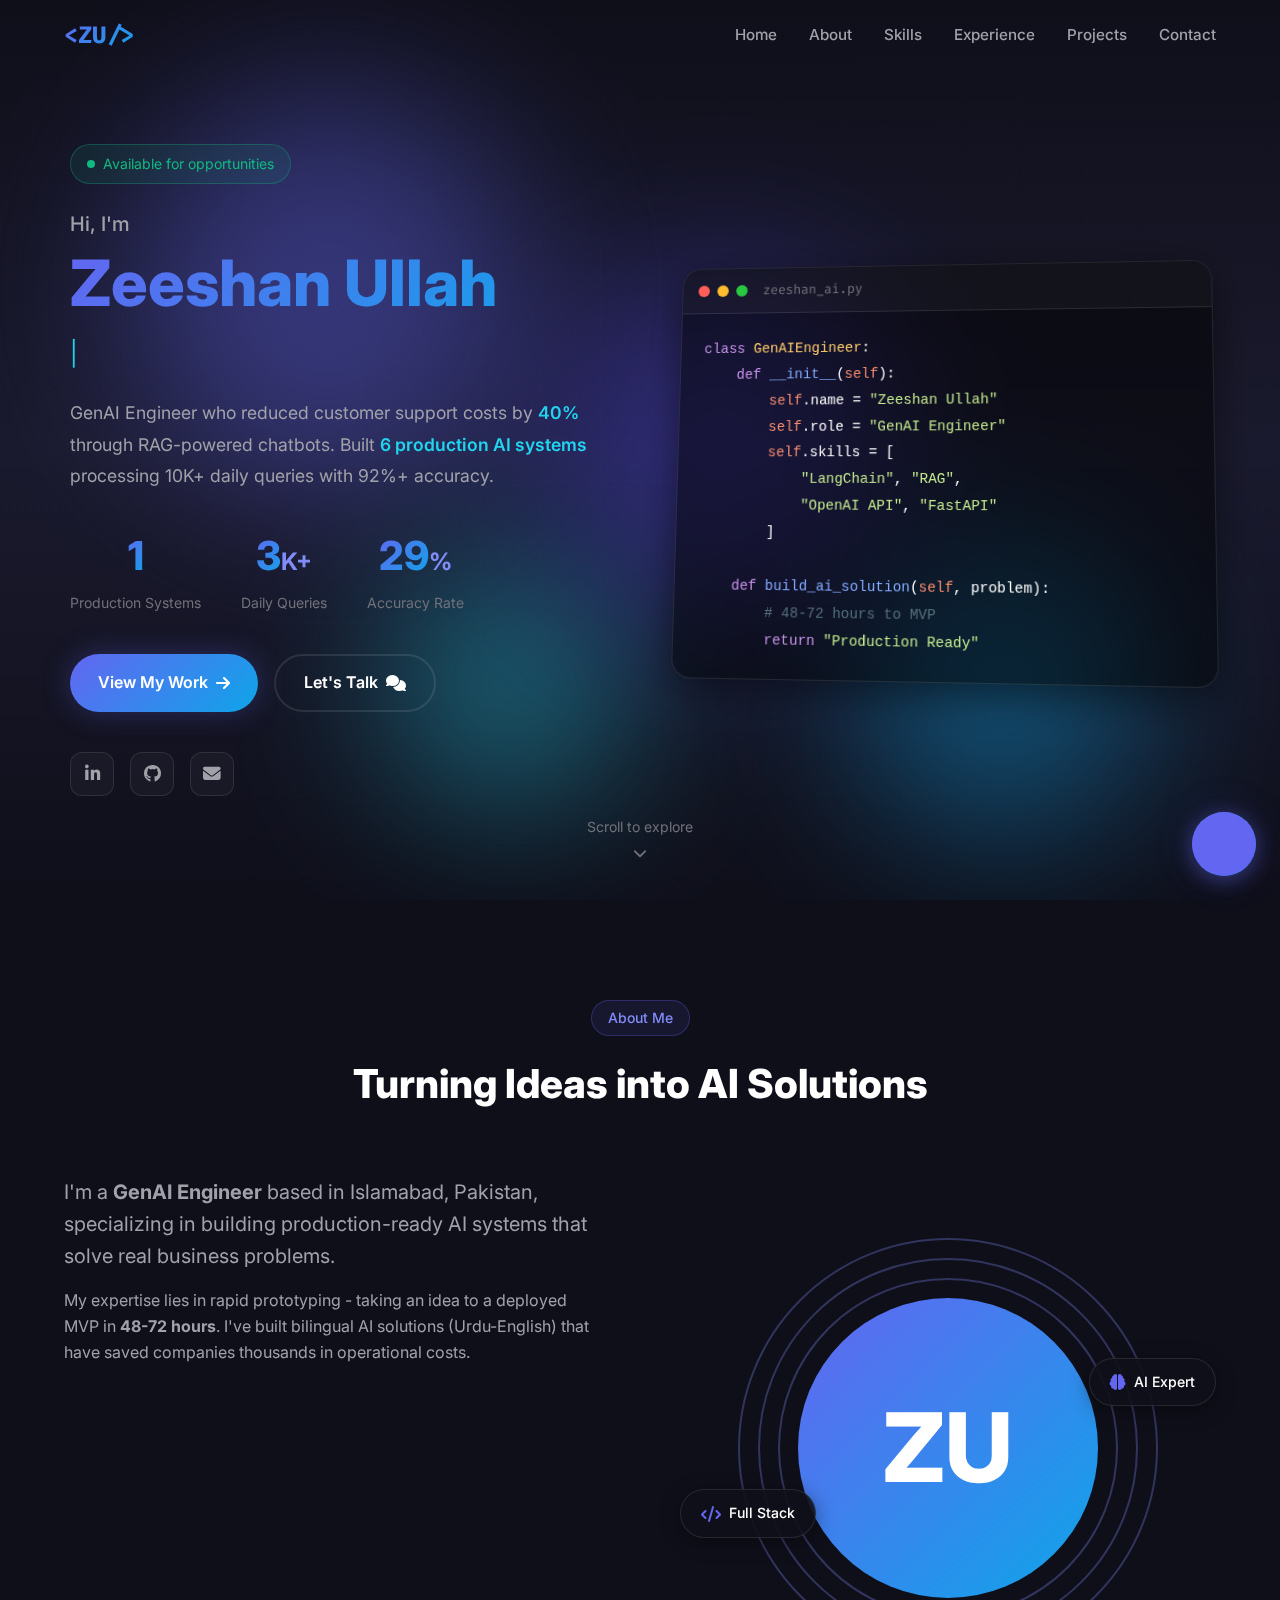
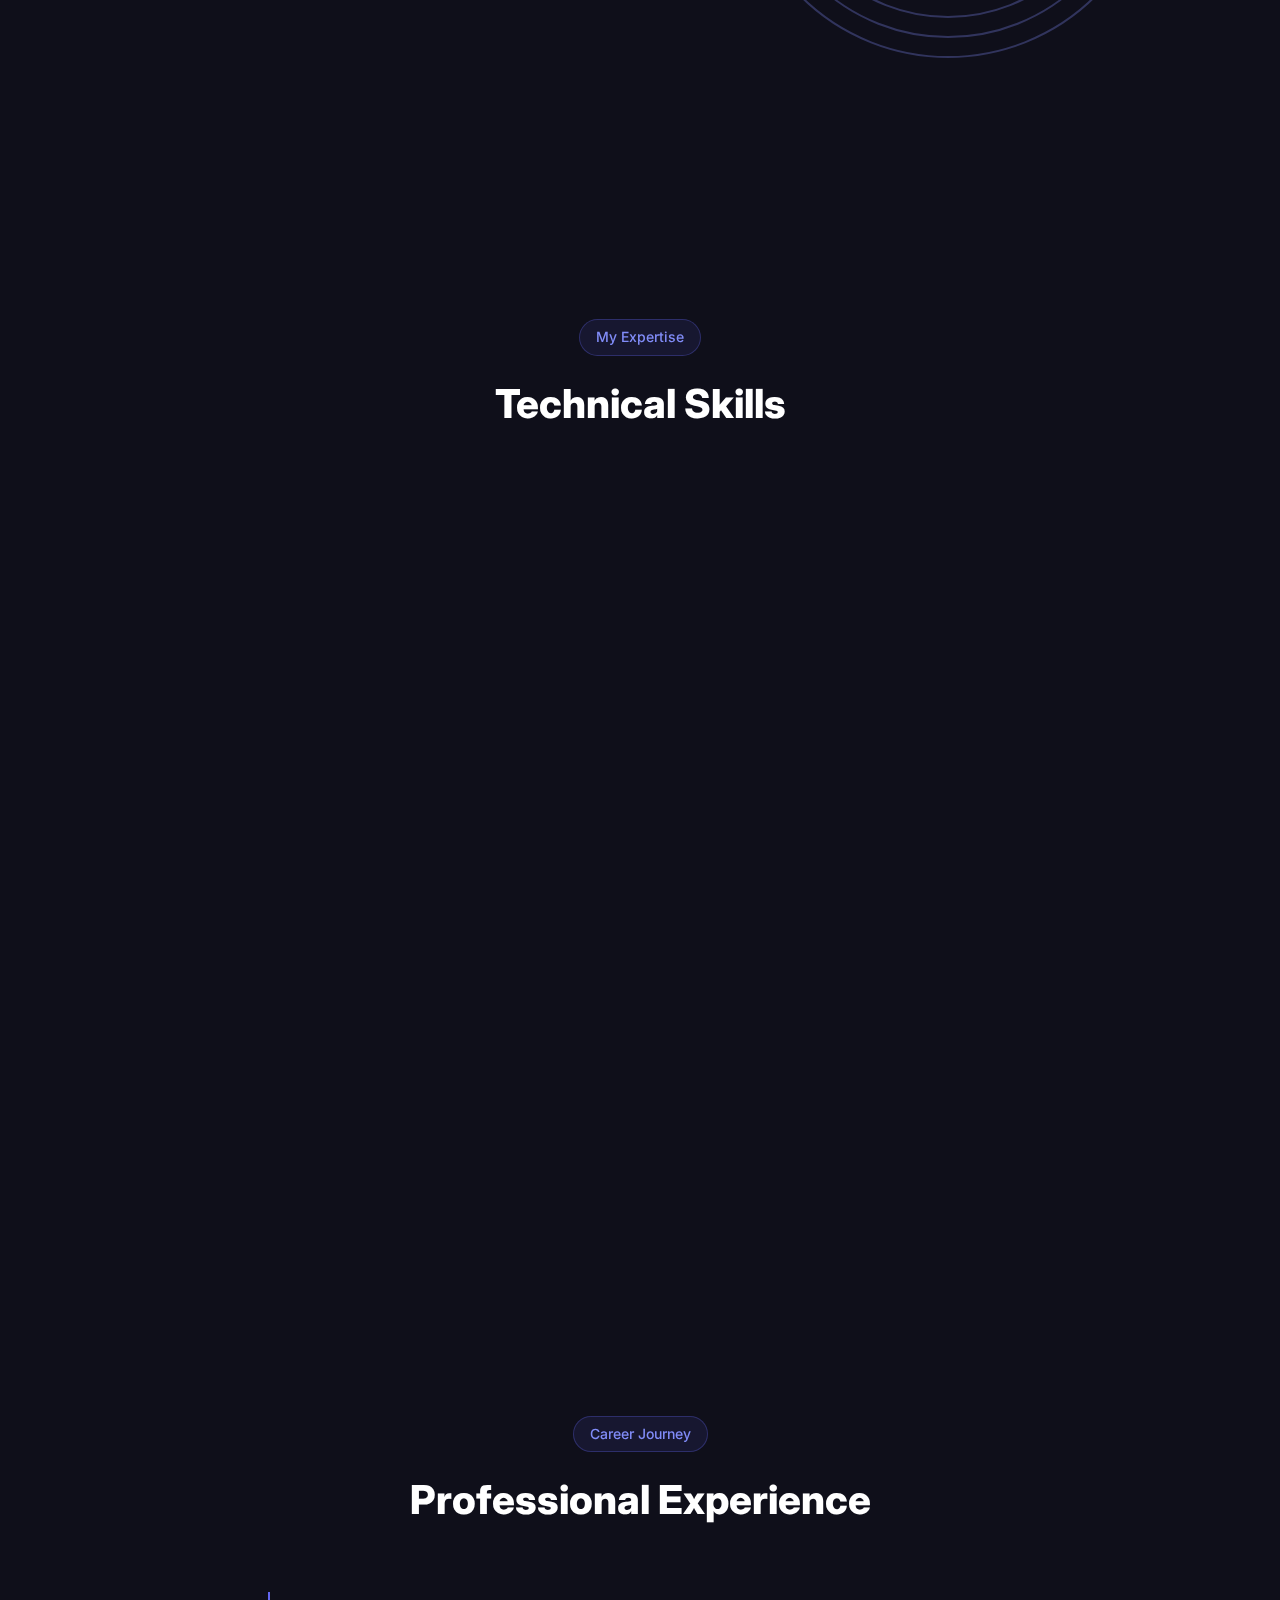
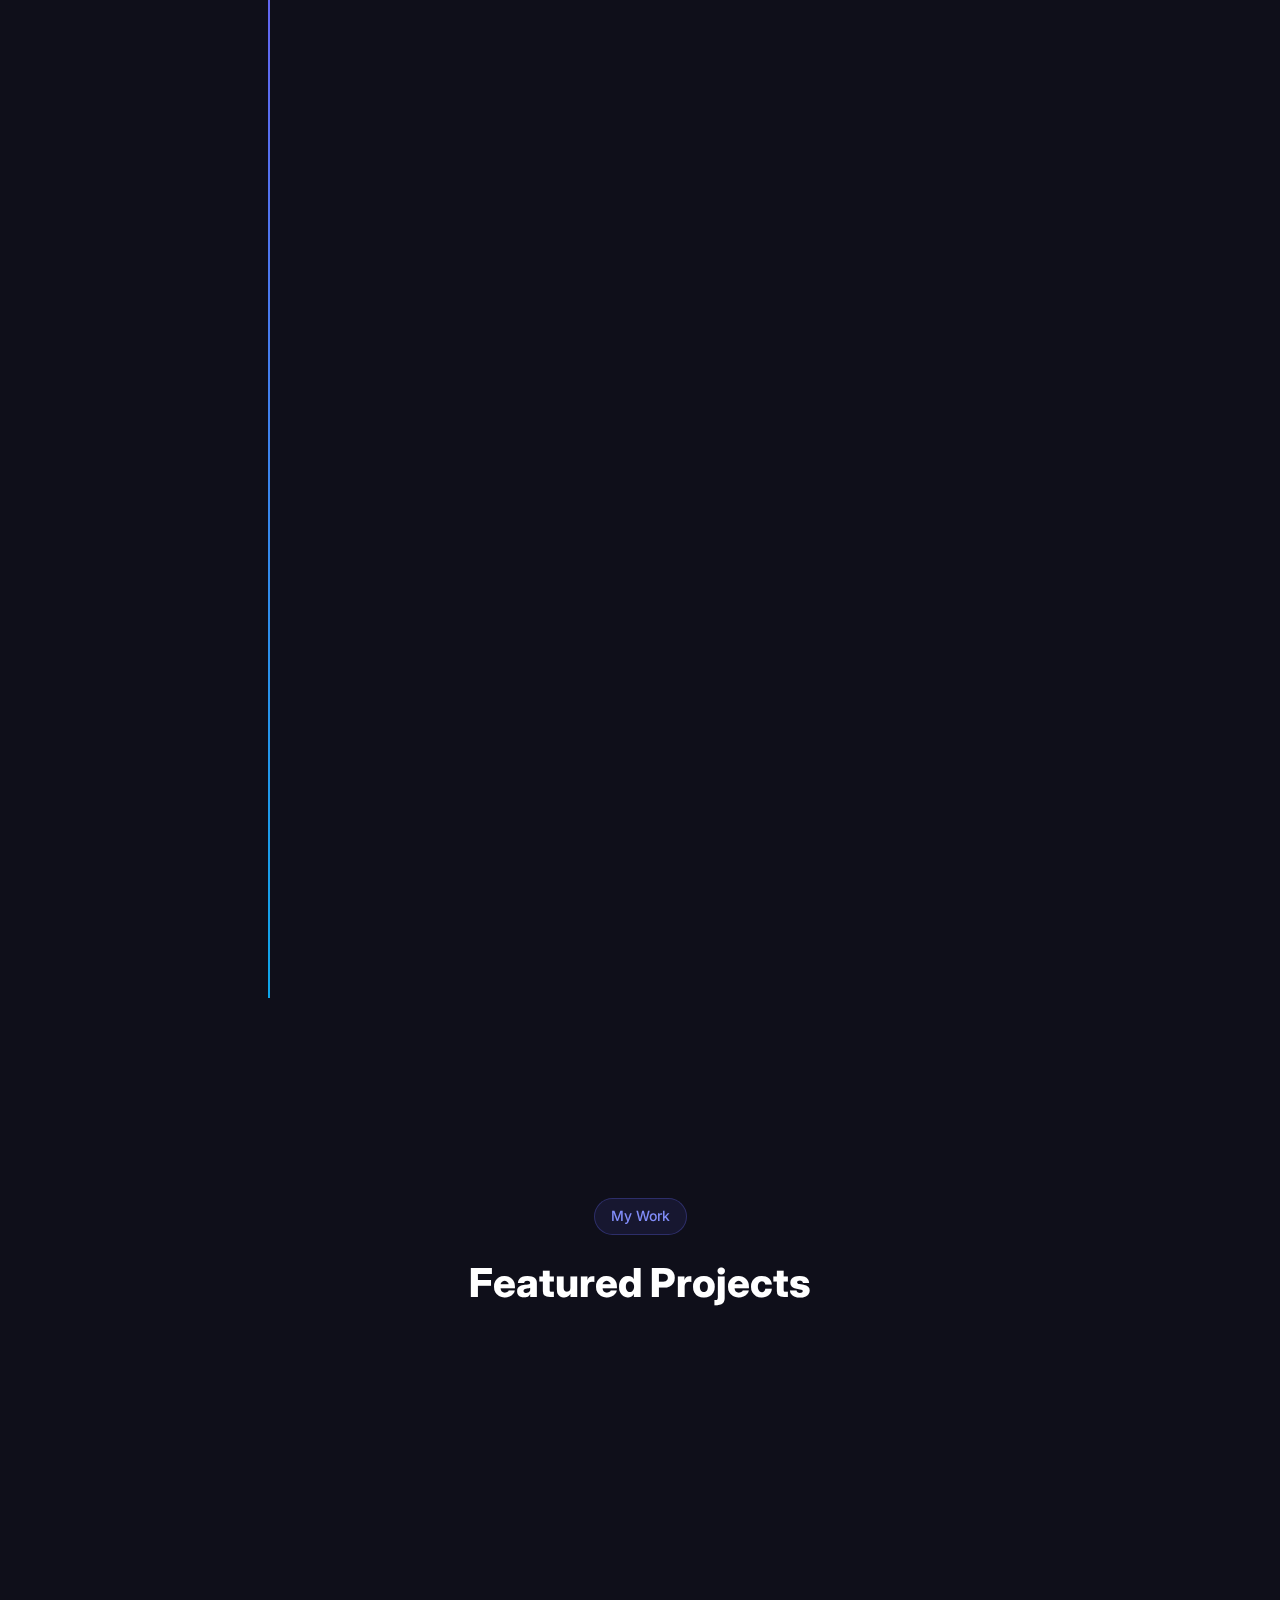
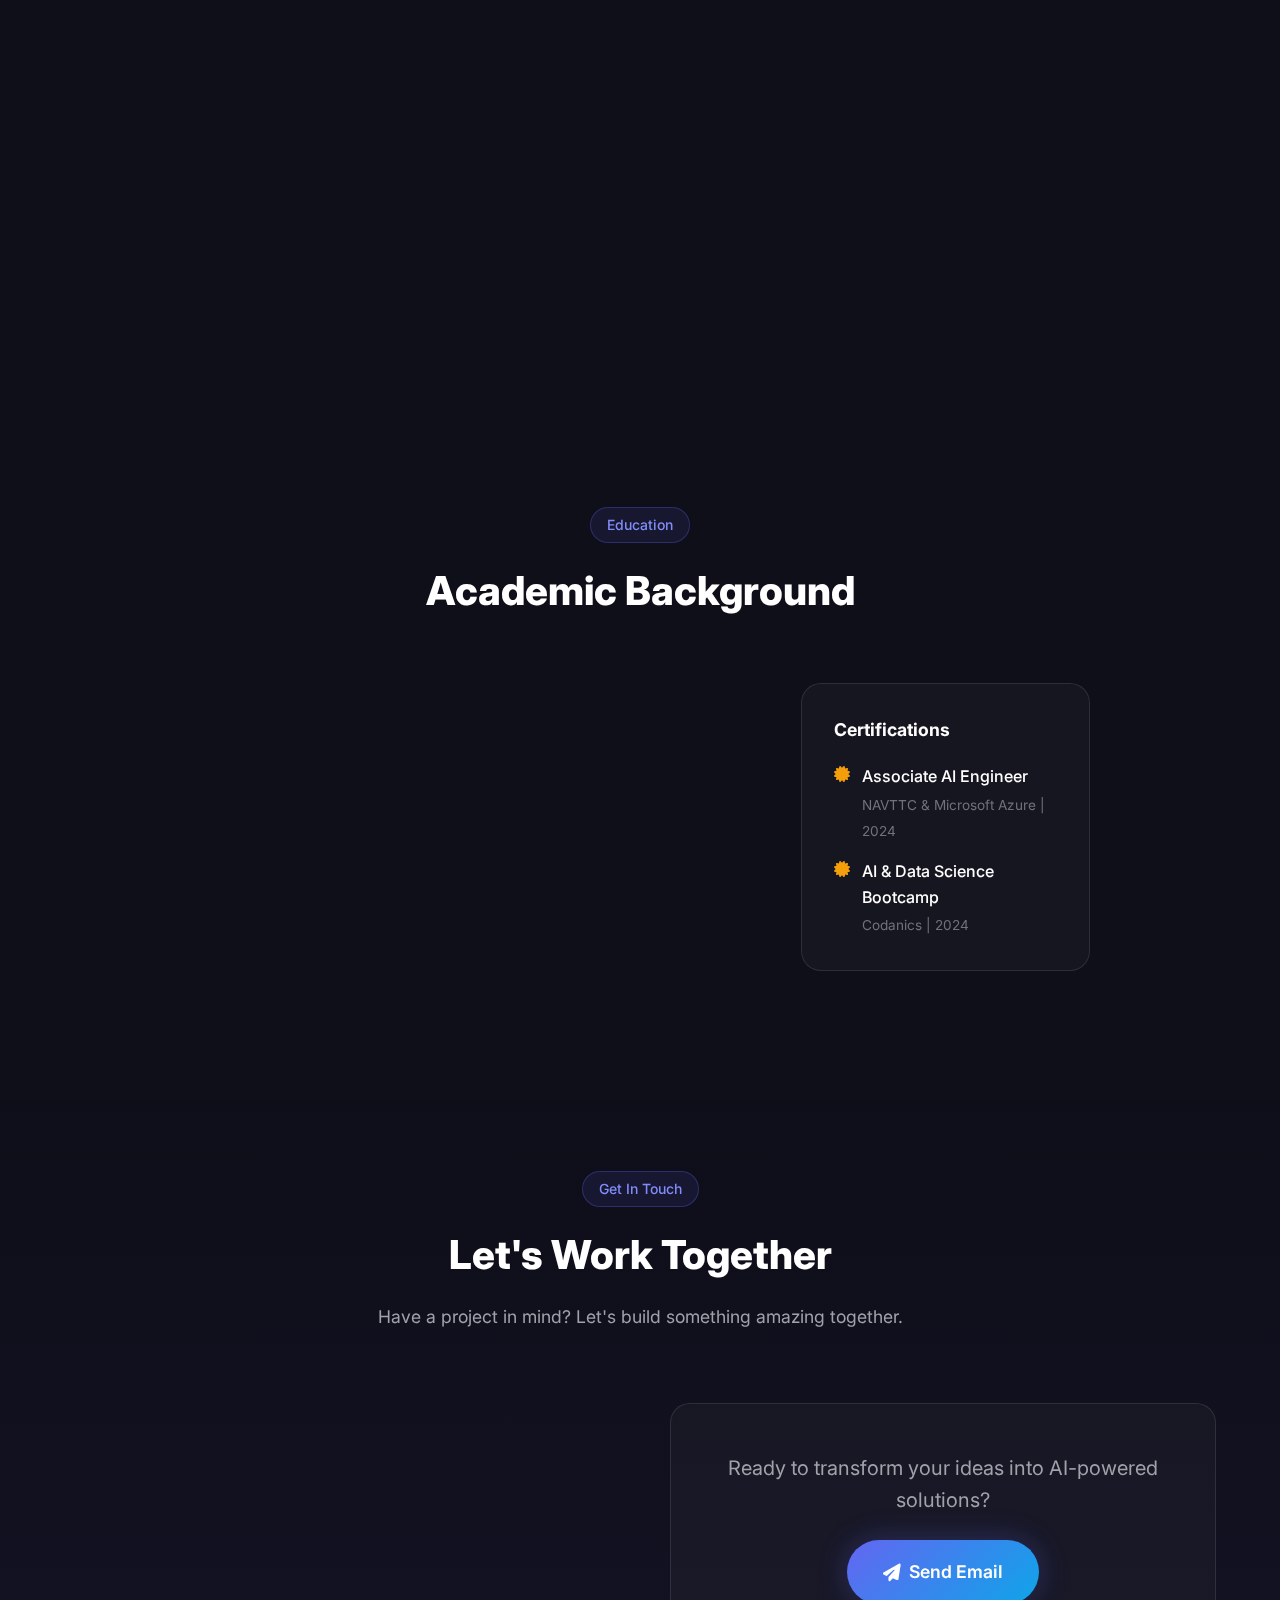
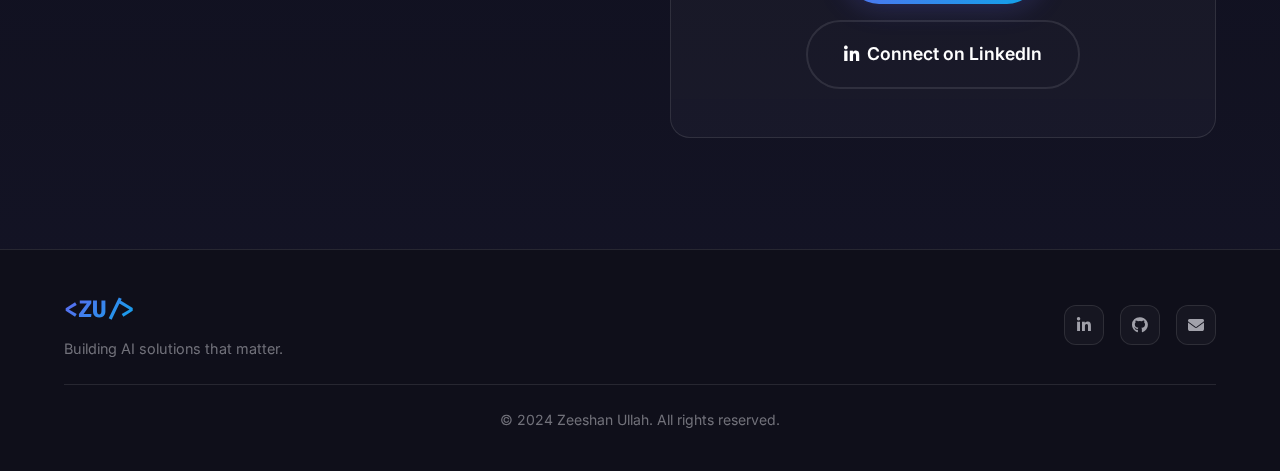
<file: frontend/index.html>
<!DOCTYPE html>
<html lang="en">
<head>
    <meta charset="UTF-8">
    <meta name="viewport" content="width=device-width, initial-scale=1.0">
    <title>Zeeshan Ullah | GenAI Engineer</title>
    <link rel="stylesheet" href="styles.css">
    <link rel="stylesheet" href="chatbot-widget.css">
    <link rel="stylesheet" href="https://cdnjs.cloudflare.com/ajax/libs/font-awesome/6.4.0/css/all.min.css">
    <link href="https://fonts.googleapis.com/css2?family=Inter:wght@300;400;500;600;700;800;900&family=Fira+Code:wght@400;500&display=swap" rel="stylesheet">
</head>
<body>
    <!-- Animated Background -->
    <div class="bg-animation">
        <div class="bg-gradient"></div>
        <div class="bg-grid"></div>
        <div class="floating-shapes">
            <div class="shape shape-1"></div>
            <div class="shape shape-2"></div>
            <div class="shape shape-3"></div>
            <div class="shape shape-4"></div>
        </div>
    </div>

    <!-- Navigation -->
    <nav class="navbar" id="navbar">
        <div class="nav-container">
            <a href="#" class="nav-logo">
                <span class="logo-text">&lt;ZU/&gt;</span>
            </a>
            <ul class="nav-menu" id="nav-menu">
                <li><a href="#home" class="nav-link">Home</a></li>
                <li><a href="#about" class="nav-link">About</a></li>
                <li><a href="#skills" class="nav-link">Skills</a></li>
                <li><a href="#experience" class="nav-link">Experience</a></li>
                <li><a href="#projects" class="nav-link">Projects</a></li>
                <li><a href="#contact" class="nav-link">Contact</a></li>
            </ul>
            <button class="nav-toggle" id="nav-toggle">
                <span></span>
                <span></span>
                <span></span>
            </button>
        </div>
    </nav>

    <!-- Hero Section -->
    <section class="hero" id="home">
        <div class="hero-container">
            <div class="hero-content">
                <div class="hero-badge">
                    <span class="badge-dot"></span>
                    Available for opportunities
                </div>
                <h1 class="hero-title">
                    <span class="title-line">Hi, I'm</span>
                    <span class="title-name">Zeeshan Ullah</span>
                </h1>
                <div class="hero-subtitle">
                    <span class="typing-text" id="typing-text"></span>
                    <span class="cursor">|</span>
                </div>
                <p class="hero-description">
                    GenAI Engineer who reduced customer support costs by <span class="highlight">40%</span> through RAG-powered chatbots.
                    Built <span class="highlight">6 production AI systems</span> processing 10K+ daily queries with 92%+ accuracy.
                </p>
                <div class="hero-stats">
                    <div class="stat">
                        <span class="stat-number" data-count="6">0</span>
                        <span class="stat-label">Production Systems</span>
                    </div>
                    <div class="stat">
                        <span class="stat-number" data-count="10">0</span><span class="stat-suffix">K+</span>
                        <span class="stat-label">Daily Queries</span>
                    </div>
                    <div class="stat">
                        <span class="stat-number" data-count="92">0</span><span class="stat-suffix">%</span>
                        <span class="stat-label">Accuracy Rate</span>
                    </div>
                </div>
                <div class="hero-buttons">
                    <a href="#projects" class="btn btn-primary">
                        <span>View My Work</span>
                        <i class="fas fa-arrow-right"></i>
                    </a>
                    <a href="#contact" class="btn btn-secondary">
                        <span>Let's Talk</span>
                        <i class="fas fa-comments"></i>
                    </a>
                </div>
                <div class="hero-socials">
                    <a href="https://linkedin.com/in/zeeshanullah" target="_blank" class="social-link" aria-label="LinkedIn">
                        <i class="fab fa-linkedin-in"></i>
                    </a>
                    <a href="https://github.com/KhattakDataLab" target="_blank" class="social-link" aria-label="GitHub">
                        <i class="fab fa-github"></i>
                    </a>
                    <a href="mailto:ullahzeeshan202@gmail.com" class="social-link" aria-label="Email">
                        <i class="fas fa-envelope"></i>
                    </a>
                </div>
            </div>
            <div class="hero-visual">
                <div class="code-window">
                    <div class="code-header">
                        <div class="code-dots">
                            <span class="dot red"></span>
                            <span class="dot yellow"></span>
                            <span class="dot green"></span>
                        </div>
                        <span class="code-title">zeeshan_ai.py</span>
                    </div>
                    <pre class="code-content"><code><span class="keyword">class</span> <span class="class-name">GenAIEngineer</span>:
    <span class="keyword">def</span> <span class="function">__init__</span>(<span class="param">self</span>):
        <span class="param">self</span>.name = <span class="string">"Zeeshan Ullah"</span>
        <span class="param">self</span>.role = <span class="string">"GenAI Engineer"</span>
        <span class="param">self</span>.skills = [
            <span class="string">"LangChain"</span>, <span class="string">"RAG"</span>,
            <span class="string">"OpenAI API"</span>, <span class="string">"FastAPI"</span>
        ]

    <span class="keyword">def</span> <span class="function">build_ai_solution</span>(<span class="param">self</span>, problem):
        <span class="comment"># 48-72 hours to MVP</span>
        <span class="keyword">return</span> <span class="string">"Production Ready"</span></code></pre>
                </div>
            </div>
        </div>
        <div class="scroll-indicator">
            <span>Scroll to explore</span>
            <i class="fas fa-chevron-down"></i>
        </div>
    </section>

    <!-- About Section -->
    <section class="about" id="about">
        <div class="container">
            <div class="section-header">
                <span class="section-tag">About Me</span>
                <h2 class="section-title">Turning Ideas into AI Solutions</h2>
            </div>
            <div class="about-content">
                <div class="about-text">
                    <p class="about-intro">
                        I'm a <strong>GenAI Engineer</strong> based in Islamabad, Pakistan, specializing in building
                        production-ready AI systems that solve real business problems.
                    </p>
                    <p>
                        My expertise lies in rapid prototyping - taking an idea to a deployed MVP in <strong>48-72 hours</strong>.
                        I've built bilingual AI solutions (Urdu-English) that have saved companies thousands in operational costs.
                    </p>
                    <div class="about-highlights">
                        <div class="highlight-item">
                            <i class="fas fa-rocket"></i>
                            <div>
                                <h4>Rapid Development</h4>
                                <p>Idea to MVP in 48-72 hours</p>
                            </div>
                        </div>
                        <div class="highlight-item">
                            <i class="fas fa-chart-line"></i>
                            <div>
                                <h4>Cost Reduction</h4>
                                <p>40% savings on customer support</p>
                            </div>
                        </div>
                        <div class="highlight-item">
                            <i class="fas fa-globe"></i>
                            <div>
                                <h4>Bilingual Solutions</h4>
                                <p>Urdu-English AI systems</p>
                            </div>
                        </div>
                    </div>
                </div>
                <div class="about-image">
                    <div class="image-frame">
                        <div class="profile-placeholder">
                            <span class="initials">ZU</span>
                            <div class="ring ring-1"></div>
                            <div class="ring ring-2"></div>
                            <div class="ring ring-3"></div>
                        </div>
                    </div>
                    <div class="floating-badge badge-1">
                        <i class="fas fa-brain"></i>
                        <span>AI Expert</span>
                    </div>
                    <div class="floating-badge badge-2">
                        <i class="fas fa-code"></i>
                        <span>Full Stack</span>
                    </div>
                </div>
            </div>
        </div>
    </section>

    <!-- Skills Section -->
    <section class="skills" id="skills">
        <div class="container">
            <div class="section-header">
                <span class="section-tag">My Expertise</span>
                <h2 class="section-title">Technical Skills</h2>
            </div>
            <div class="skills-grid">
                <div class="skill-category">
                    <div class="category-icon">
                        <i class="fas fa-robot"></i>
                    </div>
                    <h3>GenAI & LLMs</h3>
                    <div class="skill-tags">
                        <span class="skill-tag">LangChain</span>
                        <span class="skill-tag">RAG Systems</span>
                        <span class="skill-tag">OpenAI API</span>
                        <span class="skill-tag">LLaMA 3</span>
                        <span class="skill-tag">Groq API</span>
                        <span class="skill-tag">AI Agents</span>
                    </div>
                    <div class="category-stat">
                        <span class="stat-highlight">6</span> Production Systems Deployed
                    </div>
                </div>
                <div class="skill-category">
                    <div class="category-icon">
                        <i class="fas fa-database"></i>
                    </div>
                    <h3>Vector Databases</h3>
                    <div class="skill-tags">
                        <span class="skill-tag">Pinecone</span>
                        <span class="skill-tag">ChromaDB</span>
                        <span class="skill-tag">FAISS</span>
                    </div>
                    <div class="category-stat">
                        <span class="stat-highlight">50K+</span> Embeddings Managed
                    </div>
                </div>
                <div class="skill-category">
                    <div class="category-icon">
                        <i class="fas fa-server"></i>
                    </div>
                    <h3>Backend & APIs</h3>
                    <div class="skill-tags">
                        <span class="skill-tag">Python</span>
                        <span class="skill-tag">FastAPI</span>
                        <span class="skill-tag">Streamlit</span>
                        <span class="skill-tag">Docker</span>
                        <span class="skill-tag">Git</span>
                    </div>
                    <div class="category-stat">
                        <span class="stat-highlight">10K+</span> Daily API Requests
                    </div>
                </div>
                <div class="skill-category">
                    <div class="category-icon">
                        <i class="fas fa-brain"></i>
                    </div>
                    <h3>ML & NLP</h3>
                    <div class="skill-tags">
                        <span class="skill-tag">Scikit-learn</span>
                        <span class="skill-tag">Transformers</span>
                        <span class="skill-tag">Feature Engineering</span>
                        <span class="skill-tag">Model Evaluation</span>
                    </div>
                    <div class="category-stat">
                        <span class="stat-highlight">92%+</span> Model Accuracy
                    </div>
                </div>
                <div class="skill-category">
                    <div class="category-icon">
                        <i class="fas fa-cloud"></i>
                    </div>
                    <h3>Cloud & Deployment</h3>
                    <div class="skill-tags">
                        <span class="skill-tag">Azure ML</span>
                        <span class="skill-tag">CI/CD</span>
                        <span class="skill-tag">Model Monitoring</span>
                        <span class="skill-tag">Production Debugging</span>
                    </div>
                    <div class="category-stat">
                        <span class="stat-highlight">99.9%</span> System Uptime
                    </div>
                </div>
                <div class="skill-category">
                    <div class="category-icon">
                        <i class="fas fa-language"></i>
                    </div>
                    <h3>Languages</h3>
                    <div class="skill-tags">
                        <span class="skill-tag">English (Fluent)</span>
                        <span class="skill-tag">Urdu (Native)</span>
                        <span class="skill-tag">Pashto (Conversational)</span>
                    </div>
                    <div class="category-stat">
                        <span class="stat-highlight">Bilingual</span> AI Solutions
                    </div>
                </div>
            </div>
        </div>
    </section>

    <!-- Experience Section -->
    <section class="experience" id="experience">
        <div class="container">
            <div class="section-header">
                <span class="section-tag">Career Journey</span>
                <h2 class="section-title">Professional Experience</h2>
            </div>
            <div class="timeline">
                <div class="timeline-item">
                    <div class="timeline-marker">
                        <i class="fas fa-briefcase"></i>
                    </div>
                    <div class="timeline-content">
                        <div class="timeline-header">
                            <h3>AI Engineer</h3>
                            <span class="company">National University of Technology (NUTECH)</span>
                        </div>
                        <div class="timeline-meta">
                            <span class="location"><i class="fas fa-map-marker-alt"></i> Islamabad</span>
                            <span class="date"><i class="fas fa-calendar"></i> Jul 2024 - Oct 2024</span>
                        </div>
                        <ul class="timeline-achievements">
                            <li>
                                <i class="fas fa-check-circle"></i>
                                Built customer churn prediction model with <strong>89% accuracy</strong>, helping retain $50K+ monthly revenue
                            </li>
                            <li>
                                <i class="fas fa-check-circle"></i>
                                Automated ML pipelines on Azure reducing data processing time from 6 hours to 2 hours (<strong>67% improvement</strong>)
                            </li>
                            <li>
                                <i class="fas fa-check-circle"></i>
                                Deployed FastAPI microservices handling <strong>1000+ daily predictions</strong> with 99.9% uptime
                            </li>
                            <li>
                                <i class="fas fa-check-circle"></i>
                                Translated business requirements into <strong>5 production-ready ML models</strong>
                            </li>
                        </ul>
                    </div>
                </div>
                <div class="timeline-item">
                    <div class="timeline-marker">
                        <i class="fas fa-laptop-code"></i>
                    </div>
                    <div class="timeline-content">
                        <div class="timeline-header">
                            <h3>Data Science Trainee</h3>
                            <span class="company">Codanics</span>
                        </div>
                        <div class="timeline-meta">
                            <span class="location"><i class="fas fa-globe"></i> Remote</span>
                            <span class="date"><i class="fas fa-calendar"></i> Nov 2023 - Mar 2024</span>
                        </div>
                        <ul class="timeline-achievements">
                            <li>
                                <i class="fas fa-check-circle"></i>
                                Delivered <strong>4 end-to-end ML projects</strong> achieving 85-92% accuracy
                            </li>
                            <li>
                                <i class="fas fa-check-circle"></i>
                                Built automated feature engineering pipeline reducing manual work from <strong>4 hours to 30 minutes</strong>
                            </li>
                            <li>
                                <i class="fas fa-check-circle"></i>
                                Created reusable ML templates adopted by <strong>10+ team members</strong>
                            </li>
                        </ul>
                    </div>
                </div>
                <div class="timeline-item">
                    <div class="timeline-marker">
                        <i class="fas fa-chart-bar"></i>
                    </div>
                    <div class="timeline-content">
                        <div class="timeline-header">
                            <h3>Data Analyst Intern</h3>
                            <span class="company">Inter-Services Public Relations (ISPR)</span>
                        </div>
                        <div class="timeline-meta">
                            <span class="location"><i class="fas fa-map-marker-alt"></i> Islamabad</span>
                            <span class="date"><i class="fas fa-calendar"></i> Jun 2023 - Sep 2023</span>
                        </div>
                        <ul class="timeline-achievements">
                            <li>
                                <i class="fas fa-check-circle"></i>
                                Analyzed <strong>100K+ records</strong> identifying key trends for strategic planning
                            </li>
                            <li>
                                <i class="fas fa-check-circle"></i>
                                Built <strong>10+ interactive Power BI dashboards</strong> saving 15+ hours per week
                            </li>
                            <li>
                                <i class="fas fa-check-circle"></i>
                                Streamlined data collection process reducing errors by <strong>35%</strong>
                            </li>
                        </ul>
                    </div>
                </div>
            </div>
        </div>
    </section>

    <!-- Projects Section -->
    <section class="projects" id="projects">
        <div class="container">
            <div class="section-header">
                <span class="section-tag">My Work</span>
                <h2 class="section-title">Featured Projects</h2>
            </div>
            <div class="projects-grid">
                <div class="project-card featured">
                    <div class="project-badge">Flagship Project</div>
                    <div class="project-icon">
                        <i class="fas fa-user-tie"></i>
                    </div>
                    <h3>AI-Powered Hiring Assistant</h3>
                    <p>Semantic resume-job matching platform serving 500+ users across 3 companies. Reduced hiring time by 65%.</p>
                    <div class="project-tech">
                        <span>FastAPI</span>
                        <span>OpenAI</span>
                        <span>PostgreSQL</span>
                        <span>Streamlit</span>
                    </div>
                    <div class="project-stats">
                        <div class="project-stat">
                            <span class="stat-value">92%</span>
                            <span class="stat-desc">Match Accuracy</span>
                        </div>
                        <div class="project-stat">
                            <span class="stat-value">500ms</span>
                            <span class="stat-desc">Response Time</span>
                        </div>
                        <div class="project-stat">
                            <span class="stat-value">100+</span>
                            <span class="stat-desc">Resumes/Hour</span>
                        </div>
                    </div>
                    <a href="https://github.com/KhattakDataLab/resume-matcher" target="_blank" class="project-link">
                        <span>View Project</span>
                        <i class="fas fa-external-link-alt"></i>
                    </a>
                </div>
                <div class="project-card">
                    <div class="project-icon">
                        <i class="fas fa-envelope"></i>
                    </div>
                    <h3>AI Email Generator</h3>
                    <p>Tone-customizable cold email generator with 5 tone variations serving 200+ monthly users.</p>
                    <div class="project-tech">
                        <span>LLaMA 3</span>
                        <span>Groq API</span>
                        <span>Streamlit</span>
                    </div>
                    <div class="project-stats">
                        <div class="project-stat">
                            <span class="stat-value">95%</span>
                            <span class="stat-desc">Satisfaction</span>
                        </div>
                        <div class="project-stat">
                            <span class="stat-value">200+</span>
                            <span class="stat-desc">Monthly Users</span>
                        </div>
                    </div>
                    <a href="https://github.com/KhattakDataLab/email-gen" target="_blank" class="project-link">
                        <span>View Project</span>
                        <i class="fas fa-external-link-alt"></i>
                    </a>
                </div>
                <div class="project-card">
                    <div class="project-icon">
                        <i class="fas fa-seedling"></i>
                    </div>
                    <h3>Smart Crop Recommendation</h3>
                    <p>ML model helping farmers optimize crop selection with automated feature engineering pipeline.</p>
                    <div class="project-tech">
                        <span>Scikit-learn</span>
                        <span>Python</span>
                        <span>Pandas</span>
                    </div>
                    <div class="project-stats">
                        <div class="project-stat">
                            <span class="stat-value">88%</span>
                            <span class="stat-desc">Accuracy</span>
                        </div>
                        <div class="project-stat">
                            <span class="stat-value">10K+</span>
                            <span class="stat-desc">Records</span>
                        </div>
                    </div>
                    <a href="https://github.com/KhattakDataLab" target="_blank" class="project-link">
                        <span>View Project</span>
                        <i class="fas fa-external-link-alt"></i>
                    </a>
                </div>
            </div>
        </div>
    </section>

    <!-- Education Section -->
    <section class="education">
        <div class="container">
            <div class="section-header">
                <span class="section-tag">Education</span>
                <h2 class="section-title">Academic Background</h2>
            </div>
            <div class="education-grid">
                <div class="education-card main">
                    <div class="edu-icon">
                        <i class="fas fa-graduation-cap"></i>
                    </div>
                    <div class="edu-content">
                        <h3>Bachelor of Science in Computer Science</h3>
                        <p class="edu-school">Abdul Wali Khan University, Pakistan</p>
                        <div class="edu-meta">
                            <span><i class="fas fa-calendar"></i> 2020 - 2024</span>
                            <span><i class="fas fa-star"></i> CGPA: 3.4/4.0</span>
                        </div>
                    </div>
                </div>
                <div class="certifications">
                    <h4>Certifications</h4>
                    <div class="cert-list">
                        <div class="cert-item">
                            <i class="fas fa-certificate"></i>
                            <div>
                                <span class="cert-name">Associate AI Engineer</span>
                                <span class="cert-issuer">NAVTTC & Microsoft Azure | 2024</span>
                            </div>
                        </div>
                        <div class="cert-item">
                            <i class="fas fa-certificate"></i>
                            <div>
                                <span class="cert-name">AI & Data Science Bootcamp</span>
                                <span class="cert-issuer">Codanics | 2024</span>
                            </div>
                        </div>
                    </div>
                </div>
            </div>
        </div>
    </section>

    <!-- Contact Section -->
    <section class="contact" id="contact">
        <div class="container">
            <div class="section-header">
                <span class="section-tag">Get In Touch</span>
                <h2 class="section-title">Let's Work Together</h2>
                <p class="section-subtitle">Have a project in mind? Let's build something amazing together.</p>
            </div>
            <div class="contact-content">
                <div class="contact-info">
                    <div class="contact-card">
                        <div class="contact-icon">
                            <i class="fas fa-envelope"></i>
                        </div>
                        <div class="contact-details">
                            <h4>Email</h4>
                            <a href="mailto:ullahzeeshan202@gmail.com">ullahzeeshan202@gmail.com</a>
                        </div>
                    </div>
                    <div class="contact-card">
                        <div class="contact-icon">
                            <i class="fas fa-phone"></i>
                        </div>
                        <div class="contact-details">
                            <h4>Phone</h4>
                            <a href="tel:+923467149800">+92 346 7149800</a>
                        </div>
                    </div>
                    <div class="contact-card">
                        <div class="contact-icon">
                            <i class="fas fa-map-marker-alt"></i>
                        </div>
                        <div class="contact-details">
                            <h4>Location</h4>
                            <span>Islamabad, Pakistan</span>
                        </div>
                    </div>
                </div>
                <div class="contact-cta">
                    <p>Ready to transform your ideas into AI-powered solutions?</p>
                    <div class="cta-buttons">
                        <a href="mailto:ullahzeeshan202@gmail.com" class="btn btn-primary btn-large">
                            <i class="fas fa-paper-plane"></i>
                            <span>Send Email</span>
                        </a>
                        <a href="https://linkedin.com/in/zeeshanullah" target="_blank" class="btn btn-secondary btn-large">
                            <i class="fab fa-linkedin-in"></i>
                            <span>Connect on LinkedIn</span>
                        </a>
                    </div>
                </div>
            </div>
        </div>
    </section>

    <!-- Footer -->
    <footer class="footer">
        <div class="container">
            <div class="footer-content">
                <div class="footer-brand">
                    <span class="logo-text">&lt;ZU/&gt;</span>
                    <p>Building AI solutions that matter.</p>
                </div>
                <div class="footer-links">
                    <a href="https://linkedin.com/in/zeeshanullah" target="_blank"><i class="fab fa-linkedin-in"></i></a>
                    <a href="https://github.com/KhattakDataLab" target="_blank"><i class="fab fa-github"></i></a>
                    <a href="mailto:ullahzeeshan202@gmail.com"><i class="fas fa-envelope"></i></a>
                </div>
            </div>
            <div class="footer-bottom">
                <p>&copy; 2024 Zeeshan Ullah. All rights reserved.</p>
            </div>
        </div>
    </footer>

    <!-- Chatbot Widget -->
    <div id="zeeshan-chatbot">
        <button id="chatbot-toggle" aria-label="Toggle chatbot">
            <i class="fas fa-comments"></i>
            <span class="chatbot-pulse"></span>
        </button>

        <div id="chatbot-window" class="hidden">
            <div class="chatbot-header">
                <div class="header-content">
                    <div class="avatar">
                        <span>Z</span>
                        <span class="online-dot"></span>
                    </div>
                    <div>
                        <h3>Zeeshan's AI Assistant</h3>
                        <p class="status">Ask me anything about Zeeshan!</p>
                    </div>
                </div>
                <button id="chatbot-close" aria-label="Close chatbot">&times;</button>
            </div>

            <div id="chatbot-messages">
                <div class="message bot">
                    <div class="message-content">
                        Hi! I'm Zeeshan's AI assistant. Ask me anything about his skills, experience, or projects!
                    </div>
                </div>
            </div>

            <div class="chatbot-input-area">
                <input
                    type="text"
                    id="chatbot-input"
                    placeholder="Ask about skills, projects, experience..."
                    aria-label="Chat input"
                />
                <button id="chatbot-send" aria-label="Send message">
                    <i class="fas fa-paper-plane"></i>
                </button>
            </div>
        </div>
    </div>

    <script src="main.js"></script>
    <script src="chatbot-widget.js"></script>
</body>
</html>
</file>
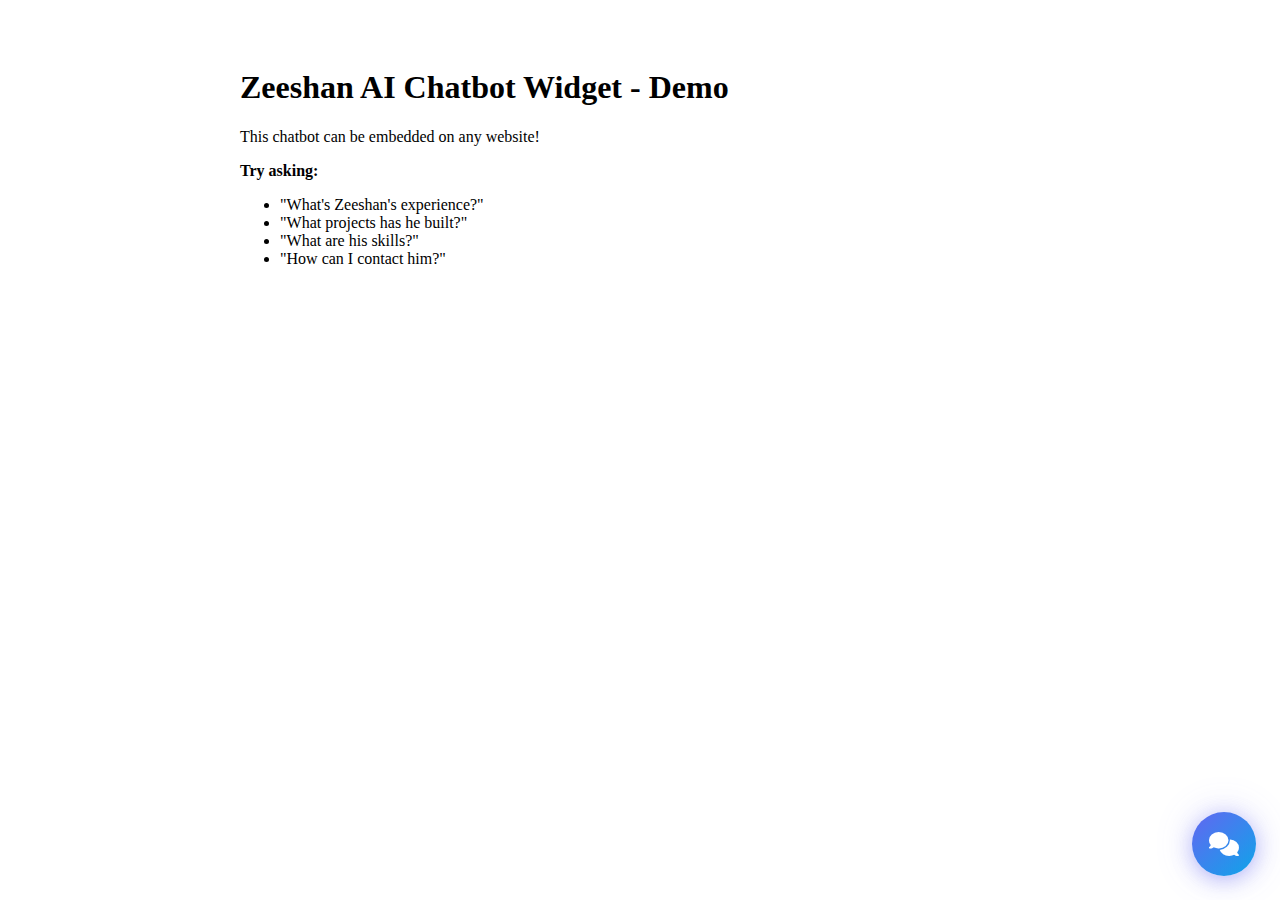
<file: frontend/chatbot-widget.html>
<!DOCTYPE html>
<html lang="en">
<head>
    <meta charset="UTF-8">
    <meta name="viewport" content="width=device-width, initial-scale=1.0">
    <title>AI Chatbot Widget - Demo</title>
    <link rel="stylesheet" href="chatbot-widget.css">
    <link rel="stylesheet" href="https://cdnjs.cloudflare.com/ajax/libs/font-awesome/6.4.0/css/all.min.css">
</head>
<body>
    <div style="padding: 40px; max-width: 800px; margin: 0 auto;">
        <h1>Zeeshan AI Chatbot Widget - Demo</h1>
        <p>This chatbot can be embedded on any website!</p>
        <p><strong>Try asking:</strong></p>
        <ul>
            <li>"What's Zeeshan's experience?"</li>
            <li>"What projects has he built?"</li>
            <li>"What are his skills?"</li>
            <li>"How can I contact him?"</li>
        </ul>
    </div>

    <!-- Chatbot Widget (can be embedded anywhere!) -->
    <div id="zeeshan-chatbot">
        <button id="chatbot-toggle" aria-label="Toggle chatbot">
            <i class="fas fa-comments"></i>
        </button>
        
        <div id="chatbot-window" class="hidden">
            <div class="chatbot-header">
                <div class="header-content">
                    <div class="avatar">Z</div>
                    <div>
                        <h3>Zeeshan's AI Assistant</h3>
                        <p class="status">Online</p>
                    </div>
                </div>
                <button id="chatbot-close" aria-label="Close chatbot">×</button>
            </div>
            
            <div id="chatbot-messages">
                <!-- Messages will appear here -->
            </div>
            
            <div class="chatbot-input-area">
                <input 
                    type="text" 
                    id="chatbot-input" 
                    placeholder="Ask me anything..."
                    aria-label="Chat input"
                />
                <button id="chatbot-send" aria-label="Send message">
                    <i class="fas fa-paper-plane"></i>
                </button>
            </div>
        </div>
    </div>

    <script src="chatbot-widget.js"></script>
</body>
</html>
</file>
<file: frontend/styles.css>
/* ===== CSS Variables ===== */
:root {
    --primary: #6366f1;
    --primary-dark: #4f46e5;
    --primary-light: #818cf8;
    --secondary: #0ea5e9;
    --accent: #22d3ee;
    --success: #10b981;
    --warning: #f59e0b;
    --error: #ef4444;

    --bg-dark: #0f0f1a;
    --bg-darker: #080810;
    --bg-card: rgba(255, 255, 255, 0.03);
    --bg-card-hover: rgba(255, 255, 255, 0.06);

    --text-primary: #ffffff;
    --text-secondary: #a1a1aa;
    --text-muted: #71717a;

    --border-color: rgba(255, 255, 255, 0.1);
    --border-glow: rgba(99, 102, 241, 0.5);

    --gradient-primary: linear-gradient(135deg, #6366f1 0%, #0ea5e9 100%);
    --gradient-bg: linear-gradient(180deg, #0f0f1a 0%, #1a1a2e 50%, #0f0f1a 100%);

    --shadow-sm: 0 2px 10px rgba(0, 0, 0, 0.3);
    --shadow-md: 0 4px 20px rgba(0, 0, 0, 0.4);
    --shadow-lg: 0 10px 40px rgba(0, 0, 0, 0.5);
    --shadow-glow: 0 0 30px rgba(99, 102, 241, 0.3);

    --transition-fast: 0.2s ease;
    --transition-normal: 0.3s ease;
    --transition-slow: 0.5s ease;

    --radius-sm: 8px;
    --radius-md: 12px;
    --radius-lg: 20px;
    --radius-full: 9999px;
}

/* ===== Reset & Base ===== */
*, *::before, *::after {
    margin: 0;
    padding: 0;
    box-sizing: border-box;
}

html {
    scroll-behavior: smooth;
    scroll-padding-top: 80px;
}

body {
    font-family: 'Inter', -apple-system, BlinkMacSystemFont, sans-serif;
    background: var(--bg-dark);
    color: var(--text-primary);
    line-height: 1.6;
    overflow-x: hidden;
}

a {
    text-decoration: none;
    color: inherit;
}

ul {
    list-style: none;
}

img {
    max-width: 100%;
    display: block;
}

/* ===== Background Animation ===== */
.bg-animation {
    position: fixed;
    inset: 0;
    z-index: -1;
    overflow: hidden;
}

.bg-gradient {
    position: absolute;
    inset: 0;
    background: var(--gradient-bg);
}

.bg-grid {
    position: absolute;
    inset: 0;
    background-image:
        linear-gradient(rgba(99, 102, 241, 0.03) 1px, transparent 1px),
        linear-gradient(90deg, rgba(99, 102, 241, 0.03) 1px, transparent 1px);
    background-size: 60px 60px;
    mask-image: radial-gradient(ellipse at center, black 0%, transparent 70%);
}

.floating-shapes {
    position: absolute;
    inset: 0;
    overflow: hidden;
}

.shape {
    position: absolute;
    border-radius: 50%;
    filter: blur(80px);
    opacity: 0.4;
    animation: float 20s infinite ease-in-out;
}

.shape-1 {
    width: 400px;
    height: 400px;
    background: var(--primary);
    top: 10%;
    left: 10%;
    animation-delay: 0s;
}

.shape-2 {
    width: 300px;
    height: 300px;
    background: var(--secondary);
    top: 60%;
    right: 10%;
    animation-delay: -5s;
}

.shape-3 {
    width: 250px;
    height: 250px;
    background: var(--accent);
    bottom: 10%;
    left: 30%;
    animation-delay: -10s;
}

.shape-4 {
    width: 350px;
    height: 350px;
    background: var(--primary-dark);
    top: 30%;
    right: 30%;
    animation-delay: -15s;
}

@keyframes float {
    0%, 100% { transform: translate(0, 0) scale(1); }
    25% { transform: translate(30px, -30px) scale(1.1); }
    50% { transform: translate(-20px, 20px) scale(0.9); }
    75% { transform: translate(20px, 30px) scale(1.05); }
}

/* ===== Container ===== */
.container {
    max-width: 1200px;
    margin: 0 auto;
    padding: 0 24px;
}

/* ===== Navigation ===== */
.navbar {
    position: fixed;
    top: 0;
    left: 0;
    right: 0;
    z-index: 1000;
    padding: 16px 0;
    transition: var(--transition-normal);
}

.navbar.scrolled {
    background: rgba(15, 15, 26, 0.9);
    backdrop-filter: blur(20px);
    border-bottom: 1px solid var(--border-color);
    padding: 12px 0;
}

.nav-container {
    max-width: 1200px;
    margin: 0 auto;
    padding: 0 24px;
    display: flex;
    align-items: center;
    justify-content: space-between;
}

.nav-logo {
    display: flex;
    align-items: center;
    gap: 8px;
}

.logo-text {
    font-family: 'Fira Code', monospace;
    font-size: 1.5rem;
    font-weight: 700;
    background: var(--gradient-primary);
    -webkit-background-clip: text;
    -webkit-text-fill-color: transparent;
    background-clip: text;
}

.nav-menu {
    display: flex;
    align-items: center;
    gap: 32px;
}

.nav-link {
    font-size: 0.95rem;
    font-weight: 500;
    color: var(--text-secondary);
    transition: var(--transition-fast);
    position: relative;
}

.nav-link::after {
    content: '';
    position: absolute;
    bottom: -4px;
    left: 0;
    width: 0;
    height: 2px;
    background: var(--gradient-primary);
    transition: var(--transition-fast);
}

.nav-link:hover {
    color: var(--text-primary);
}

.nav-link:hover::after {
    width: 100%;
}

.nav-toggle {
    display: none;
    flex-direction: column;
    gap: 5px;
    background: none;
    border: none;
    cursor: pointer;
    padding: 5px;
}

.nav-toggle span {
    width: 24px;
    height: 2px;
    background: var(--text-primary);
    transition: var(--transition-fast);
}

/* ===== Hero Section ===== */
.hero {
    min-height: 100vh;
    display: flex;
    align-items: center;
    padding: 120px 0 80px;
    position: relative;
}

.hero-container {
    max-width: 1200px;
    margin: 0 auto;
    padding: 0 24px;
    display: grid;
    grid-template-columns: 1fr 1fr;
    gap: 60px;
    align-items: center;
}

.hero-badge {
    display: inline-flex;
    align-items: center;
    gap: 8px;
    padding: 8px 16px;
    background: rgba(16, 185, 129, 0.1);
    border: 1px solid rgba(16, 185, 129, 0.3);
    border-radius: var(--radius-full);
    font-size: 0.875rem;
    color: var(--success);
    margin-bottom: 24px;
    animation: pulse-badge 2s infinite;
}

.badge-dot {
    width: 8px;
    height: 8px;
    background: var(--success);
    border-radius: 50%;
    animation: pulse 2s infinite;
}

@keyframes pulse-badge {
    0%, 100% { box-shadow: 0 0 0 0 rgba(16, 185, 129, 0.3); }
    50% { box-shadow: 0 0 0 8px rgba(16, 185, 129, 0); }
}

@keyframes pulse {
    0%, 100% { opacity: 1; transform: scale(1); }
    50% { opacity: 0.5; transform: scale(1.2); }
}

.hero-title {
    margin-bottom: 16px;
}

.title-line {
    display: block;
    font-size: 1.25rem;
    font-weight: 500;
    color: var(--text-secondary);
    margin-bottom: 8px;
}

.title-name {
    display: block;
    font-size: 4rem;
    font-weight: 800;
    background: var(--gradient-primary);
    -webkit-background-clip: text;
    -webkit-text-fill-color: transparent;
    background-clip: text;
    line-height: 1.1;
}

.hero-subtitle {
    font-size: 1.5rem;
    color: var(--text-secondary);
    margin-bottom: 24px;
    min-height: 2rem;
}

.typing-text {
    color: var(--accent);
}

.cursor {
    animation: blink 1s infinite;
    color: var(--accent);
}

@keyframes blink {
    0%, 50% { opacity: 1; }
    51%, 100% { opacity: 0; }
}

.hero-description {
    font-size: 1.1rem;
    color: var(--text-secondary);
    line-height: 1.8;
    margin-bottom: 32px;
    max-width: 540px;
}

.hero-description .highlight {
    color: var(--accent);
    font-weight: 600;
}

.hero-stats {
    display: flex;
    gap: 40px;
    margin-bottom: 40px;
}

.stat {
    text-align: center;
}

.stat-number {
    font-size: 2.5rem;
    font-weight: 800;
    background: var(--gradient-primary);
    -webkit-background-clip: text;
    -webkit-text-fill-color: transparent;
    background-clip: text;
}

.stat-suffix {
    font-size: 1.5rem;
    font-weight: 700;
    color: var(--primary-light);
}

.stat-label {
    display: block;
    font-size: 0.875rem;
    color: var(--text-muted);
    margin-top: 4px;
}

.hero-buttons {
    display: flex;
    gap: 16px;
    margin-bottom: 40px;
}

.btn {
    display: inline-flex;
    align-items: center;
    gap: 8px;
    padding: 14px 28px;
    border-radius: var(--radius-full);
    font-weight: 600;
    font-size: 1rem;
    transition: var(--transition-normal);
    cursor: pointer;
    border: none;
}

.btn-primary {
    background: var(--gradient-primary);
    color: white;
    box-shadow: var(--shadow-glow);
}

.btn-primary:hover {
    transform: translateY(-2px);
    box-shadow: 0 0 40px rgba(99, 102, 241, 0.5);
}

.btn-secondary {
    background: transparent;
    color: var(--text-primary);
    border: 2px solid var(--border-color);
}

.btn-secondary:hover {
    border-color: var(--primary);
    background: rgba(99, 102, 241, 0.1);
}

.btn-large {
    padding: 18px 36px;
    font-size: 1.1rem;
}

.hero-socials {
    display: flex;
    gap: 16px;
}

.social-link {
    width: 44px;
    height: 44px;
    display: flex;
    align-items: center;
    justify-content: center;
    background: var(--bg-card);
    border: 1px solid var(--border-color);
    border-radius: var(--radius-md);
    color: var(--text-secondary);
    font-size: 1.1rem;
    transition: var(--transition-normal);
}

.social-link:hover {
    background: var(--primary);
    border-color: var(--primary);
    color: white;
    transform: translateY(-2px);
}

/* Code Window */
.hero-visual {
    perspective: 1000px;
}

.code-window {
    background: rgba(0, 0, 0, 0.5);
    border: 1px solid var(--border-color);
    border-radius: var(--radius-lg);
    overflow: hidden;
    box-shadow: var(--shadow-lg);
    transform: rotateY(-5deg) rotateX(5deg);
    transition: var(--transition-slow);
    animation: float-code 6s infinite ease-in-out;
}

.code-window:hover {
    transform: rotateY(0) rotateX(0);
}

@keyframes float-code {
    0%, 100% { transform: rotateY(-5deg) rotateX(5deg) translateY(0); }
    50% { transform: rotateY(-5deg) rotateX(5deg) translateY(-10px); }
}

.code-header {
    display: flex;
    align-items: center;
    gap: 16px;
    padding: 12px 16px;
    background: rgba(255, 255, 255, 0.03);
    border-bottom: 1px solid var(--border-color);
}

.code-dots {
    display: flex;
    gap: 8px;
}

.dot {
    width: 12px;
    height: 12px;
    border-radius: 50%;
}

.dot.red { background: #ff5f57; }
.dot.yellow { background: #febc2e; }
.dot.green { background: #28c840; }

.code-title {
    font-family: 'Fira Code', monospace;
    font-size: 0.85rem;
    color: var(--text-muted);
}

.code-content {
    padding: 24px;
    font-family: 'Fira Code', monospace;
    font-size: 0.9rem;
    line-height: 1.8;
    overflow-x: auto;
}

.code-content .keyword { color: #c792ea; }
.code-content .class-name { color: #ffcb6b; }
.code-content .function { color: #82aaff; }
.code-content .param { color: #f78c6c; }
.code-content .string { color: #c3e88d; }
.code-content .comment { color: #546e7a; }

/* Scroll Indicator */
.scroll-indicator {
    position: absolute;
    bottom: 40px;
    left: 50%;
    transform: translateX(-50%);
    display: flex;
    flex-direction: column;
    align-items: center;
    gap: 8px;
    color: var(--text-muted);
    font-size: 0.875rem;
    animation: bounce 2s infinite;
}

@keyframes bounce {
    0%, 100% { transform: translateX(-50%) translateY(0); }
    50% { transform: translateX(-50%) translateY(8px); }
}

/* ===== Section Styles ===== */
section {
    padding: 100px 0;
}

.section-header {
    text-align: center;
    margin-bottom: 60px;
}

.section-tag {
    display: inline-block;
    padding: 6px 16px;
    background: rgba(99, 102, 241, 0.1);
    border: 1px solid rgba(99, 102, 241, 0.3);
    border-radius: var(--radius-full);
    font-size: 0.875rem;
    font-weight: 500;
    color: var(--primary-light);
    margin-bottom: 16px;
}

.section-title {
    font-size: 2.5rem;
    font-weight: 800;
    margin-bottom: 16px;
}

.section-subtitle {
    font-size: 1.1rem;
    color: var(--text-secondary);
    max-width: 600px;
    margin: 0 auto;
}

/* ===== About Section ===== */
.about-content {
    display: grid;
    grid-template-columns: 1fr 1fr;
    gap: 80px;
    align-items: center;
}

.about-intro {
    font-size: 1.25rem;
    color: var(--text-primary);
    margin-bottom: 20px;
}

.about-text p {
    color: var(--text-secondary);
    margin-bottom: 16px;
}

.about-highlights {
    display: flex;
    flex-direction: column;
    gap: 20px;
    margin-top: 32px;
}

.highlight-item {
    display: flex;
    align-items: flex-start;
    gap: 16px;
    padding: 20px;
    background: var(--bg-card);
    border: 1px solid var(--border-color);
    border-radius: var(--radius-md);
    transition: var(--transition-normal);
}

.highlight-item:hover {
    background: var(--bg-card-hover);
    border-color: var(--primary);
    transform: translateX(8px);
}

.highlight-item i {
    font-size: 1.5rem;
    color: var(--primary);
}

.highlight-item h4 {
    font-size: 1rem;
    margin-bottom: 4px;
}

.highlight-item p {
    font-size: 0.875rem;
    color: var(--text-muted);
    margin: 0;
}

.about-image {
    position: relative;
    display: flex;
    justify-content: center;
}

.image-frame {
    position: relative;
}

.profile-placeholder {
    width: 300px;
    height: 300px;
    background: var(--gradient-primary);
    border-radius: 50%;
    display: flex;
    align-items: center;
    justify-content: center;
    position: relative;
}

.initials {
    font-size: 6rem;
    font-weight: 800;
    color: white;
}

.ring {
    position: absolute;
    border: 2px solid var(--primary-light);
    border-radius: 50%;
    opacity: 0.3;
    animation: ring-pulse 3s infinite ease-out;
}

.ring-1 {
    inset: -20px;
    animation-delay: 0s;
}

.ring-2 {
    inset: -40px;
    animation-delay: 1s;
}

.ring-3 {
    inset: -60px;
    animation-delay: 2s;
}

@keyframes ring-pulse {
    0% { transform: scale(1); opacity: 0.3; }
    100% { transform: scale(1.2); opacity: 0; }
}

.floating-badge {
    position: absolute;
    display: flex;
    align-items: center;
    gap: 8px;
    padding: 12px 20px;
    background: rgba(15, 15, 26, 0.9);
    border: 1px solid var(--border-color);
    border-radius: var(--radius-full);
    box-shadow: var(--shadow-md);
    animation: float-badge 4s infinite ease-in-out;
}

.floating-badge i {
    color: var(--primary);
}

.floating-badge span {
    font-size: 0.875rem;
    font-weight: 500;
}

.badge-1 {
    top: 20%;
    right: 0;
    animation-delay: 0s;
}

.badge-2 {
    bottom: 20%;
    left: 0;
    animation-delay: 2s;
}

@keyframes float-badge {
    0%, 100% { transform: translateY(0); }
    50% { transform: translateY(-10px); }
}

/* ===== Skills Section ===== */
.skills-grid {
    display: grid;
    grid-template-columns: repeat(3, 1fr);
    gap: 24px;
}

.skill-category {
    padding: 32px;
    background: var(--bg-card);
    border: 1px solid var(--border-color);
    border-radius: var(--radius-lg);
    transition: var(--transition-normal);
}

.skill-category:hover {
    background: var(--bg-card-hover);
    border-color: var(--primary);
    transform: translateY(-4px);
    box-shadow: var(--shadow-glow);
}

.category-icon {
    width: 56px;
    height: 56px;
    display: flex;
    align-items: center;
    justify-content: center;
    background: var(--gradient-primary);
    border-radius: var(--radius-md);
    font-size: 1.5rem;
    color: white;
    margin-bottom: 20px;
}

.skill-category h3 {
    font-size: 1.25rem;
    margin-bottom: 16px;
}

.skill-tags {
    display: flex;
    flex-wrap: wrap;
    gap: 8px;
    margin-bottom: 20px;
}

.skill-tag {
    padding: 6px 12px;
    background: rgba(99, 102, 241, 0.1);
    border: 1px solid rgba(99, 102, 241, 0.2);
    border-radius: var(--radius-full);
    font-size: 0.8rem;
    color: var(--primary-light);
}

.category-stat {
    padding-top: 16px;
    border-top: 1px solid var(--border-color);
    font-size: 0.9rem;
    color: var(--text-secondary);
}

.stat-highlight {
    font-weight: 700;
    color: var(--accent);
}

/* ===== Experience Section ===== */
.timeline {
    position: relative;
    max-width: 800px;
    margin: 0 auto;
}

.timeline::before {
    content: '';
    position: absolute;
    left: 28px;
    top: 0;
    bottom: 0;
    width: 2px;
    background: var(--gradient-primary);
}

.timeline-item {
    position: relative;
    padding-left: 80px;
    padding-bottom: 48px;
}

.timeline-item:last-child {
    padding-bottom: 0;
}

.timeline-marker {
    position: absolute;
    left: 0;
    top: 0;
    width: 56px;
    height: 56px;
    display: flex;
    align-items: center;
    justify-content: center;
    background: var(--bg-dark);
    border: 2px solid var(--primary);
    border-radius: 50%;
    color: var(--primary);
    font-size: 1.25rem;
    z-index: 1;
}

.timeline-content {
    padding: 28px;
    background: var(--bg-card);
    border: 1px solid var(--border-color);
    border-radius: var(--radius-lg);
    transition: var(--transition-normal);
}

.timeline-content:hover {
    background: var(--bg-card-hover);
    border-color: var(--primary);
}

.timeline-header {
    margin-bottom: 12px;
}

.timeline-header h3 {
    font-size: 1.25rem;
    margin-bottom: 4px;
}

.timeline-header .company {
    color: var(--primary-light);
    font-weight: 500;
}

.timeline-meta {
    display: flex;
    gap: 20px;
    margin-bottom: 16px;
    font-size: 0.875rem;
    color: var(--text-muted);
}

.timeline-meta span {
    display: flex;
    align-items: center;
    gap: 6px;
}

.timeline-achievements {
    display: flex;
    flex-direction: column;
    gap: 12px;
}

.timeline-achievements li {
    display: flex;
    align-items: flex-start;
    gap: 12px;
    color: var(--text-secondary);
    font-size: 0.95rem;
}

.timeline-achievements li i {
    color: var(--success);
    margin-top: 4px;
}

.timeline-achievements li strong {
    color: var(--text-primary);
}

/* ===== Projects Section ===== */
.projects-grid {
    display: grid;
    grid-template-columns: repeat(3, 1fr);
    gap: 24px;
}

.project-card {
    position: relative;
    padding: 32px;
    background: var(--bg-card);
    border: 1px solid var(--border-color);
    border-radius: var(--radius-lg);
    transition: var(--transition-normal);
    overflow: hidden;
}

.project-card::before {
    content: '';
    position: absolute;
    top: 0;
    left: 0;
    right: 0;
    height: 3px;
    background: var(--gradient-primary);
    transform: scaleX(0);
    transition: var(--transition-normal);
}

.project-card:hover {
    background: var(--bg-card-hover);
    transform: translateY(-8px);
    box-shadow: var(--shadow-lg);
}

.project-card:hover::before {
    transform: scaleX(1);
}

.project-card.featured {
    grid-column: span 1;
    border-color: var(--primary);
}

.project-badge {
    position: absolute;
    top: 16px;
    right: 16px;
    padding: 4px 12px;
    background: var(--gradient-primary);
    border-radius: var(--radius-full);
    font-size: 0.75rem;
    font-weight: 600;
}

.project-icon {
    width: 60px;
    height: 60px;
    display: flex;
    align-items: center;
    justify-content: center;
    background: rgba(99, 102, 241, 0.1);
    border-radius: var(--radius-md);
    font-size: 1.5rem;
    color: var(--primary);
    margin-bottom: 20px;
}

.project-card h3 {
    font-size: 1.25rem;
    margin-bottom: 12px;
}

.project-card p {
    color: var(--text-secondary);
    font-size: 0.95rem;
    margin-bottom: 20px;
    line-height: 1.6;
}

.project-tech {
    display: flex;
    flex-wrap: wrap;
    gap: 8px;
    margin-bottom: 20px;
}

.project-tech span {
    padding: 4px 10px;
    background: rgba(14, 165, 233, 0.1);
    border: 1px solid rgba(14, 165, 233, 0.2);
    border-radius: var(--radius-full);
    font-size: 0.75rem;
    color: var(--secondary);
}

.project-stats {
    display: flex;
    gap: 16px;
    padding: 16px 0;
    border-top: 1px solid var(--border-color);
    border-bottom: 1px solid var(--border-color);
    margin-bottom: 20px;
}

.project-stat {
    text-align: center;
    flex: 1;
}

.stat-value {
    display: block;
    font-size: 1.25rem;
    font-weight: 700;
    color: var(--accent);
}

.stat-desc {
    font-size: 0.75rem;
    color: var(--text-muted);
}

.project-link {
    display: inline-flex;
    align-items: center;
    gap: 8px;
    color: var(--primary-light);
    font-weight: 500;
    transition: var(--transition-fast);
}

.project-link:hover {
    color: var(--primary);
    gap: 12px;
}

/* ===== Education Section ===== */
.education-grid {
    display: grid;
    grid-template-columns: 2fr 1fr;
    gap: 32px;
    max-width: 900px;
    margin: 0 auto;
}

.education-card {
    padding: 32px;
    background: var(--bg-card);
    border: 1px solid var(--border-color);
    border-radius: var(--radius-lg);
    display: flex;
    gap: 24px;
    align-items: flex-start;
}

.education-card.main {
    border-color: var(--primary);
}

.edu-icon {
    width: 60px;
    height: 60px;
    display: flex;
    align-items: center;
    justify-content: center;
    background: var(--gradient-primary);
    border-radius: var(--radius-md);
    font-size: 1.5rem;
    color: white;
    flex-shrink: 0;
}

.edu-content h3 {
    font-size: 1.25rem;
    margin-bottom: 8px;
}

.edu-school {
    color: var(--primary-light);
    margin-bottom: 12px;
}

.edu-meta {
    display: flex;
    gap: 20px;
    font-size: 0.9rem;
    color: var(--text-muted);
}

.edu-meta span {
    display: flex;
    align-items: center;
    gap: 6px;
}

.certifications {
    padding: 32px;
    background: var(--bg-card);
    border: 1px solid var(--border-color);
    border-radius: var(--radius-lg);
}

.certifications h4 {
    font-size: 1.1rem;
    margin-bottom: 20px;
    color: var(--text-primary);
}

.cert-list {
    display: flex;
    flex-direction: column;
    gap: 16px;
}

.cert-item {
    display: flex;
    align-items: flex-start;
    gap: 12px;
}

.cert-item i {
    color: var(--warning);
    margin-top: 2px;
}

.cert-name {
    display: block;
    font-weight: 500;
    margin-bottom: 2px;
}

.cert-issuer {
    font-size: 0.85rem;
    color: var(--text-muted);
}

/* ===== Contact Section ===== */
.contact {
    background: linear-gradient(180deg, transparent 0%, rgba(99, 102, 241, 0.05) 100%);
}

.contact-content {
    display: grid;
    grid-template-columns: 1fr 1fr;
    gap: 60px;
    align-items: center;
}

.contact-info {
    display: flex;
    flex-direction: column;
    gap: 20px;
}

.contact-card {
    display: flex;
    align-items: center;
    gap: 20px;
    padding: 24px;
    background: var(--bg-card);
    border: 1px solid var(--border-color);
    border-radius: var(--radius-lg);
    transition: var(--transition-normal);
}

.contact-card:hover {
    background: var(--bg-card-hover);
    border-color: var(--primary);
    transform: translateX(8px);
}

.contact-icon {
    width: 56px;
    height: 56px;
    display: flex;
    align-items: center;
    justify-content: center;
    background: var(--gradient-primary);
    border-radius: var(--radius-md);
    font-size: 1.25rem;
    color: white;
}

.contact-details h4 {
    font-size: 1rem;
    margin-bottom: 4px;
}

.contact-details a,
.contact-details span {
    color: var(--text-secondary);
    font-size: 0.95rem;
}

.contact-details a:hover {
    color: var(--primary-light);
}

.contact-cta {
    text-align: center;
    padding: 48px;
    background: var(--bg-card);
    border: 1px solid var(--border-color);
    border-radius: var(--radius-lg);
}

.contact-cta p {
    font-size: 1.25rem;
    margin-bottom: 24px;
    color: var(--text-secondary);
}

.cta-buttons {
    display: flex;
    gap: 16px;
    justify-content: center;
    flex-wrap: wrap;
}

/* ===== Footer ===== */
.footer {
    padding: 40px 0;
    border-top: 1px solid var(--border-color);
}

.footer-content {
    display: flex;
    align-items: center;
    justify-content: space-between;
    margin-bottom: 24px;
}

.footer-brand p {
    color: var(--text-muted);
    font-size: 0.9rem;
    margin-top: 8px;
}

.footer-links {
    display: flex;
    gap: 16px;
}

.footer-links a {
    width: 40px;
    height: 40px;
    display: flex;
    align-items: center;
    justify-content: center;
    background: var(--bg-card);
    border: 1px solid var(--border-color);
    border-radius: var(--radius-md);
    color: var(--text-secondary);
    transition: var(--transition-fast);
}

.footer-links a:hover {
    background: var(--primary);
    border-color: var(--primary);
    color: white;
}

.footer-bottom {
    text-align: center;
    padding-top: 24px;
    border-top: 1px solid var(--border-color);
    color: var(--text-muted);
    font-size: 0.875rem;
}

/* ===== Mobile Responsive ===== */
@media (max-width: 1024px) {
    .hero-container {
        grid-template-columns: 1fr;
        text-align: center;
    }

    .hero-visual {
        display: none;
    }

    .hero-description {
        max-width: 100%;
    }

    .hero-stats {
        justify-content: center;
    }

    .hero-buttons {
        justify-content: center;
    }

    .hero-socials {
        justify-content: center;
    }

    .about-content {
        grid-template-columns: 1fr;
        gap: 40px;
    }

    .about-image {
        order: -1;
    }

    .skills-grid {
        grid-template-columns: repeat(2, 1fr);
    }

    .projects-grid {
        grid-template-columns: repeat(2, 1fr);
    }

    .education-grid {
        grid-template-columns: 1fr;
    }

    .contact-content {
        grid-template-columns: 1fr;
    }
}

@media (max-width: 768px) {
    .nav-menu {
        position: fixed;
        top: 0;
        right: -100%;
        width: 280px;
        height: 100vh;
        background: var(--bg-darker);
        flex-direction: column;
        padding: 100px 40px;
        gap: 24px;
        transition: var(--transition-normal);
        border-left: 1px solid var(--border-color);
    }

    .nav-menu.active {
        right: 0;
    }

    .nav-toggle {
        display: flex;
        z-index: 1001;
    }

    .title-name {
        font-size: 2.5rem;
    }

    .hero-stats {
        flex-direction: column;
        gap: 20px;
    }

    .hero-buttons {
        flex-direction: column;
    }

    .skills-grid {
        grid-template-columns: 1fr;
    }

    .projects-grid {
        grid-template-columns: 1fr;
    }

    .project-card.featured {
        grid-column: span 1;
    }

    .timeline::before {
        left: 18px;
    }

    .timeline-item {
        padding-left: 56px;
    }

    .timeline-marker {
        width: 40px;
        height: 40px;
        font-size: 1rem;
    }

    .cta-buttons {
        flex-direction: column;
    }

    .footer-content {
        flex-direction: column;
        gap: 20px;
        text-align: center;
    }
}
</file>
<file: frontend/chatbot-widget.css>
/* ===== Chatbot Widget Styles ===== */

/* Variables */
:root {
    --chat-primary: #6366f1;
    --chat-primary-dark: #4f46e5;
    --chat-primary-light: #818cf8;
    --chat-secondary: #0ea5e9;
    --chat-accent: #22d3ee;
    --chat-bg-dark: #0f0f1a;
    --chat-bg-card: rgba(255, 255, 255, 0.03);
    --chat-text: #ffffff;
    --chat-text-secondary: #a1a1aa;
    --chat-border: rgba(255, 255, 255, 0.1);
}

/* Chatbot Container */
#zeeshan-chatbot {
    position: fixed;
    bottom: 24px;
    right: 24px;
    z-index: 9999;
    font-family: 'Inter', -apple-system, BlinkMacSystemFont, sans-serif;
}

/* Toggle Button */
#chatbot-toggle {
    width: 64px;
    height: 64px;
    border-radius: 50%;
    background: linear-gradient(135deg, var(--chat-primary) 0%, var(--chat-secondary) 100%);
    border: none;
    cursor: pointer;
    display: flex;
    align-items: center;
    justify-content: center;
    box-shadow:
        0 4px 20px rgba(99, 102, 241, 0.4),
        0 0 40px rgba(99, 102, 241, 0.2);
    transition: all 0.3s ease;
    position: relative;
    overflow: hidden;
}

#chatbot-toggle::before {
    content: '';
    position: absolute;
    inset: -2px;
    border-radius: 50%;
    background: linear-gradient(135deg, var(--chat-primary) 0%, var(--chat-secondary) 100%);
    z-index: -1;
    animation: rotate-border 3s linear infinite;
    opacity: 0;
    transition: opacity 0.3s ease;
}

#chatbot-toggle:hover::before {
    opacity: 1;
}

@keyframes rotate-border {
    0% { transform: rotate(0deg); }
    100% { transform: rotate(360deg); }
}

#chatbot-toggle:hover {
    transform: scale(1.1);
    box-shadow:
        0 6px 30px rgba(99, 102, 241, 0.5),
        0 0 60px rgba(99, 102, 241, 0.3);
}

#chatbot-toggle i {
    font-size: 1.5rem;
    color: white;
    transition: transform 0.3s ease;
}

#chatbot-toggle:hover i {
    transform: scale(1.1);
}

/* Pulse Animation */
.chatbot-pulse {
    position: absolute;
    inset: 0;
    border-radius: 50%;
    background: var(--chat-primary);
    animation: pulse-ring 2s infinite;
    pointer-events: none;
}

@keyframes pulse-ring {
    0% {
        transform: scale(1);
        opacity: 0.4;
    }
    100% {
        transform: scale(1.5);
        opacity: 0;
    }
}

/* Chat Window */
#chatbot-window {
    position: absolute;
    bottom: 80px;
    right: 0;
    width: 380px;
    height: 520px;
    background: rgba(15, 15, 26, 0.95);
    backdrop-filter: blur(20px);
    border: 1px solid var(--chat-border);
    border-radius: 20px;
    display: flex;
    flex-direction: column;
    overflow: hidden;
    box-shadow:
        0 20px 60px rgba(0, 0, 0, 0.5),
        0 0 40px rgba(99, 102, 241, 0.1);
    transform-origin: bottom right;
    transition: all 0.3s cubic-bezier(0.34, 1.56, 0.64, 1);
}

#chatbot-window.hidden {
    opacity: 0;
    transform: scale(0.8) translateY(20px);
    pointer-events: none;
}

/* Chat Header */
.chatbot-header {
    padding: 16px 20px;
    background: linear-gradient(135deg, rgba(99, 102, 241, 0.2) 0%, rgba(14, 165, 233, 0.2) 100%);
    border-bottom: 1px solid var(--chat-border);
    display: flex;
    align-items: center;
    justify-content: space-between;
}

.header-content {
    display: flex;
    align-items: center;
    gap: 12px;
}

.chatbot-header .avatar {
    width: 44px;
    height: 44px;
    background: linear-gradient(135deg, var(--chat-primary) 0%, var(--chat-secondary) 100%);
    border-radius: 50%;
    display: flex;
    align-items: center;
    justify-content: center;
    font-weight: 700;
    font-size: 1.1rem;
    color: white;
    position: relative;
}

.avatar .online-dot {
    position: absolute;
    bottom: 2px;
    right: 2px;
    width: 12px;
    height: 12px;
    background: #10b981;
    border: 2px solid var(--chat-bg-dark);
    border-radius: 50%;
    animation: pulse 2s infinite;
}

@keyframes pulse {
    0%, 100% { opacity: 1; transform: scale(1); }
    50% { opacity: 0.7; transform: scale(1.1); }
}

.chatbot-header h3 {
    font-size: 1rem;
    font-weight: 600;
    color: var(--chat-text);
    margin: 0;
}

.chatbot-header .status {
    font-size: 0.75rem;
    color: var(--chat-text-secondary);
    margin: 2px 0 0 0;
}

#chatbot-close {
    width: 32px;
    height: 32px;
    border-radius: 8px;
    background: rgba(255, 255, 255, 0.05);
    border: 1px solid var(--chat-border);
    color: var(--chat-text-secondary);
    font-size: 1.25rem;
    cursor: pointer;
    display: flex;
    align-items: center;
    justify-content: center;
    transition: all 0.2s ease;
}

#chatbot-close:hover {
    background: rgba(239, 68, 68, 0.2);
    border-color: #ef4444;
    color: #ef4444;
}

/* Messages Area */
#chatbot-messages {
    flex: 1;
    padding: 20px;
    overflow-y: auto;
    display: flex;
    flex-direction: column;
    gap: 16px;
    scroll-behavior: smooth;
}

#chatbot-messages::-webkit-scrollbar {
    width: 6px;
}

#chatbot-messages::-webkit-scrollbar-track {
    background: transparent;
}

#chatbot-messages::-webkit-scrollbar-thumb {
    background: var(--chat-border);
    border-radius: 10px;
}

#chatbot-messages::-webkit-scrollbar-thumb:hover {
    background: rgba(255, 255, 255, 0.2);
}

/* Messages */
.message {
    display: flex;
    flex-direction: column;
    max-width: 85%;
    animation: messageIn 0.3s ease;
}

@keyframes messageIn {
    from {
        opacity: 0;
        transform: translateY(10px);
    }
    to {
        opacity: 1;
        transform: translateY(0);
    }
}

.message.user {
    align-self: flex-end;
}

.message.bot {
    align-self: flex-start;
}

.message-content {
    padding: 12px 16px;
    border-radius: 16px;
    font-size: 0.9rem;
    line-height: 1.5;
    word-wrap: break-word;
}

.message.user .message-content {
    background: linear-gradient(135deg, var(--chat-primary) 0%, var(--chat-secondary) 100%);
    color: white;
    border-bottom-right-radius: 4px;
}

.message.bot .message-content {
    background: var(--chat-bg-card);
    border: 1px solid var(--chat-border);
    color: var(--chat-text);
    border-bottom-left-radius: 4px;
}

/* Legacy message classes support */
.user-message {
    background: linear-gradient(135deg, var(--chat-primary) 0%, var(--chat-secondary) 100%);
    color: white;
    margin-left: auto;
    border-radius: 16px;
    border-bottom-right-radius: 4px;
    padding: 12px 16px;
    max-width: 85%;
    animation: messageIn 0.3s ease;
    word-wrap: break-word;
    line-height: 1.5;
}

.bot-message {
    background: var(--chat-bg-card);
    border: 1px solid var(--chat-border);
    color: var(--chat-text);
    border-radius: 16px;
    border-bottom-left-radius: 4px;
    padding: 12px 16px;
    max-width: 85%;
    animation: messageIn 0.3s ease;
    word-wrap: break-word;
    line-height: 1.5;
}

/* Typing Indicator */
.typing-indicator,
.typing {
    display: flex;
    gap: 4px;
    padding: 16px;
    align-self: flex-start;
}

.typing-indicator span,
.typing span {
    width: 8px;
    height: 8px;
    background: var(--chat-primary-light);
    border-radius: 50%;
    animation: typing 1.4s infinite;
}

.typing-indicator span:nth-child(2),
.typing span:nth-child(2) {
    animation-delay: 0.2s;
}

.typing-indicator span:nth-child(3),
.typing span:nth-child(3) {
    animation-delay: 0.4s;
}

@keyframes typing {
    0%, 60%, 100% {
        transform: translateY(0);
        opacity: 0.4;
    }
    30% {
        transform: translateY(-8px);
        opacity: 1;
    }
}

/* Input Area */
.chatbot-input-area {
    padding: 16px 20px;
    background: rgba(0, 0, 0, 0.3);
    border-top: 1px solid var(--chat-border);
    display: flex;
    gap: 12px;
}

#chatbot-input {
    flex: 1;
    padding: 12px 16px;
    background: var(--chat-bg-card);
    border: 1px solid var(--chat-border);
    border-radius: 12px;
    color: var(--chat-text);
    font-size: 0.9rem;
    font-family: inherit;
    outline: none;
    transition: all 0.2s ease;
}

#chatbot-input::placeholder {
    color: var(--chat-text-secondary);
}

#chatbot-input:focus {
    border-color: var(--chat-primary);
    box-shadow: 0 0 0 3px rgba(99, 102, 241, 0.2);
}

#chatbot-send {
    width: 44px;
    height: 44px;
    border-radius: 12px;
    background: linear-gradient(135deg, var(--chat-primary) 0%, var(--chat-secondary) 100%);
    border: none;
    color: white;
    cursor: pointer;
    display: flex;
    align-items: center;
    justify-content: center;
    transition: all 0.2s ease;
}

#chatbot-send:hover {
    transform: scale(1.05);
    box-shadow: 0 4px 15px rgba(99, 102, 241, 0.4);
}

#chatbot-send:active {
    transform: scale(0.95);
}

#chatbot-send:disabled {
    opacity: 0.5;
    cursor: not-allowed;
    transform: none;
}

#chatbot-send i {
    font-size: 1rem;
}

/* Quick Actions */
.quick-actions {
    display: flex;
    flex-wrap: wrap;
    gap: 8px;
    padding: 12px 20px;
    border-top: 1px solid var(--chat-border);
    background: rgba(0, 0, 0, 0.2);
}

.quick-action {
    padding: 8px 14px;
    background: var(--chat-bg-card);
    border: 1px solid var(--chat-border);
    border-radius: 20px;
    color: var(--chat-text-secondary);
    font-size: 0.8rem;
    cursor: pointer;
    transition: all 0.2s ease;
}

.quick-action:hover {
    background: rgba(99, 102, 241, 0.1);
    border-color: var(--chat-primary);
    color: var(--chat-primary-light);
}

/* Mobile Responsive */
@media (max-width: 480px) {
    #zeeshan-chatbot {
        bottom: 16px;
        right: 16px;
    }

    #chatbot-toggle {
        width: 56px;
        height: 56px;
    }

    #chatbot-toggle i {
        font-size: 1.25rem;
    }

    #chatbot-window {
        width: calc(100vw - 32px);
        height: calc(100vh - 120px);
        max-height: 500px;
        bottom: 72px;
        right: -8px;
        border-radius: 16px;
    }

    .chatbot-header {
        padding: 14px 16px;
    }

    .chatbot-header .avatar {
        width: 40px;
        height: 40px;
    }

    #chatbot-messages {
        padding: 16px;
    }

    .chatbot-input-area {
        padding: 12px 16px;
    }

    #chatbot-input {
        padding: 10px 14px;
    }

    #chatbot-send {
        width: 40px;
        height: 40px;
    }
}

/* Dark mode scrollbar for entire window */
#chatbot-window * {
    scrollbar-width: thin;
    scrollbar-color: var(--chat-border) transparent;
}
</file>
